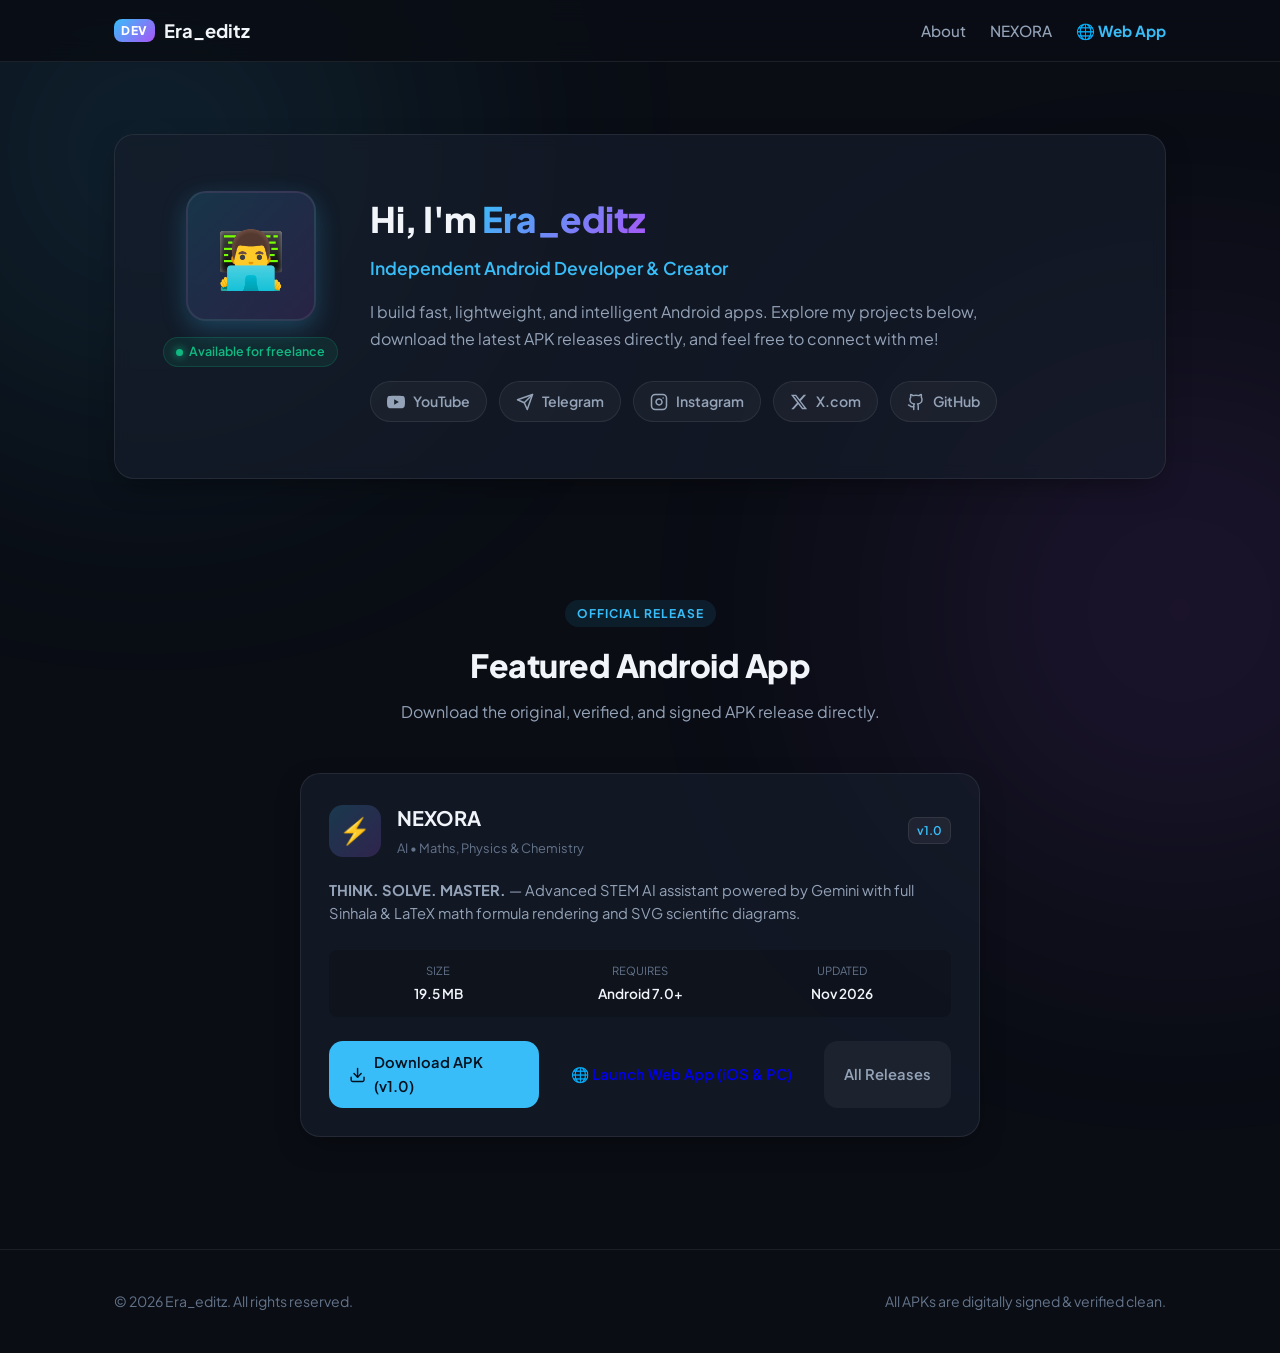
<file: index.html>
<!DOCTYPE html>
<html lang="en">
<head>
  <meta charset="UTF-8" />
  <meta name="viewport" content="width=device-width, initial-scale=1.0" />
  <title>Developer Portfolio & APK Downloads</title>
  <meta name="description" content="Personal portfolio, developer socials, and direct Android APK downloads." />
  <link rel="stylesheet" href="styles.css" />
  <link rel="preconnect" href="https://fonts.googleapis.com">
  <link rel="preconnect" href="https://fonts.gstatic.com" crossorigin>
  <link href="https://fonts.googleapis.com/css2?family=Plus+Jakarta+Sans:wght@400;500;600;700;800&display=swap" rel="stylesheet">
</head>
<body>
  <!-- Background Glow Accents -->
  <div class="bg-glow glow-1"></div>
  <div class="bg-glow glow-2"></div>

  <!-- Header / Navigation -->
  <header class="navbar">
    <div class="container nav-content">
      <a href="#" class="brand-logo">
        <span class="logo-badge">DEV</span>
        <span class="logo-text">Era_editz</span>
      </a>
      <nav class="nav-links">
        <a href="#about">About</a>
        <a href="#apps">NEXORA</a>
        <a href="web/" target="_blank" style="color:var(--primary); font-weight:700;">🌐 Web App</a>
      </nav>
    </div>
  </header>

  <main>
    <!-- Hero / About Me Section -->
    <section id="about" class="section hero-section">
      <div class="container">
        <div class="hero-card">
          <div class="hero-avatar-wrapper">
            <div class="hero-avatar">
              <!-- Replace with your photo URL or image file -->
              <span class="avatar-placeholder">👨‍💻</span>
            </div>
            <span class="status-indicator" title="Open to projects">Available for freelance</span>
          </div>

          <div class="hero-details">
            <h1 class="hero-title">Hi, I'm <span class="highlight-text">Era_editz</span></h1>
            <p class="hero-subtitle">Independent Android Developer & Creator</p>
            <p class="hero-bio">
              I build fast, lightweight, and intelligent Android apps. Explore my projects below, 
              download the latest APK releases directly, and feel free to connect with me!
            </p>

            <!-- Social Links -->
            <div class="social-links">
              <a href="https://youtube.com/@Era_editz_17" target="_blank" rel="noopener noreferrer" class="social-pill" title="YouTube">
                <svg width="18" height="18" viewBox="0 0 24 24" fill="currentColor"><path d="M23.498 6.186a3.016 3.016 0 0 0-2.122-2.136C19.505 3.545 12 3.545 12 3.545s-7.505 0-9.377.505A3.017 3.017 0 0 0 .502 6.186C0 8.07 0 12 0 12s0 3.93.502 5.814a3.016 3.016 0 0 0 2.122 2.136c1.871.505 9.376.505 9.376.505s7.505 0 9.377-.505a3.015 3.015 0 0 0 2.122-2.136C24 15.93 24 12 24 12s0-3.93-.502-5.814zM9.545 15.568V8.432L15.818 12l-6.273 3.568z"/></svg>
                <span>YouTube</span>
              </a>
              <a href="https://t.me/Era_editz_17" target="_blank" rel="noopener noreferrer" class="social-pill" title="Telegram">
                <svg width="18" height="18" viewBox="0 0 24 24" fill="none" stroke="currentColor" stroke-width="2" stroke-linecap="round" stroke-linejoin="round"><line x1="22" y1="2" x2="11" y2="13"></line><polygon points="22 2 15 22 11 13 2 9 22 2"></polygon></svg>
                <span>Telegram</span>
              </a>
              <a href="https://instagram.com/Era_editz_17" target="_blank" rel="noopener noreferrer" class="social-pill" title="Instagram">
                <svg width="18" height="18" viewBox="0 0 24 24" fill="none" stroke="currentColor" stroke-width="2" stroke-linecap="round" stroke-linejoin="round"><rect x="2" y="2" width="20" height="20" rx="5" ry="5"></rect><path d="M16 11.37A4 4 0 1 1 12.63 8 4 4 0 0 1 16 11.37z"></path><line x1="17.5" y1="6.5" x2="17.51" y2="6.5"></line></svg>
                <span>Instagram</span>
              </a>
              <a href="https://x.com/Era_editz_17" target="_blank" rel="noopener noreferrer" class="social-pill" title="X (Twitter)">
                <svg width="18" height="18" viewBox="0 0 24 24" fill="currentColor"><path d="M18.244 2.25h3.308l-7.227 8.26 8.502 11.24H16.17l-5.214-6.817L4.99 21.75H1.68l7.73-8.835L1.254 2.25H8.08l4.713 6.231zm-1.161 17.52h1.833L7.084 4.126H5.117z"/></svg>
                <span>X.com</span>
              </a>
              <a href="https://github.com/Era-Editz-17" target="_blank" rel="noopener noreferrer" class="social-pill" title="GitHub">
                <svg width="18" height="18" viewBox="0 0 24 24" fill="none" stroke="currentColor" stroke-width="2" stroke-linecap="round" stroke-linejoin="round"><path d="M15 22v-4a4.8 4.8 0 0 0-1-3.5c3 0 6-2 6-5.5.08-1.25-.27-2.48-1-3.5.28-1.15.28-2.35 0-3.5 0 0-1 0-3 1.5-2.64-.5-5.36-.5-8 0C6 2 5 2 5 2c-.3 1.15-.3 2.35 0 3.5A5.403 5.403 0 0 0 4 9c0 3.5 3 5.5 6 5.5-.39.49-.68 1.05-.85 1.65-.17.6-.22 1.23-.15 1.85v4"></path><path d="M9 18c-4.51 2-5-2-7-2"></path></svg>
                <span>GitHub</span>
              </a>
            </div>
          </div>
        </div>
      </div>
    </section>

    <!-- APK Showcase Section -->
    <section id="apps" class="section">
      <div class="container">
        <div class="section-header">
          <div class="badge">Official Release</div>
          <h2>Featured Android App</h2>
          <p>Download the original, verified, and signed APK release directly.</p>
        </div>

        <div class="apps-grid">
          <!-- App Card 1: NEXORA -->
          <article class="app-card featured-app">
            <div class="app-card-top">
              <div class="app-icon-box">
                <span class="app-icon-emoji">⚡</span>
              </div>
              <div class="app-main-info">
                <h3 class="app-title">NEXORA</h3>
                <span class="app-category">AI • Maths, Physics & Chemistry</span>
              </div>
              <div class="app-version-badge">v1.0</div>
            </div>

            <p class="app-desc">
              <strong>THINK. SOLVE. MASTER.</strong> — Advanced STEM AI assistant powered by Gemini with full Sinhala & LaTeX math formula rendering and SVG scientific diagrams.
            </p>

            <div class="app-meta-list">
              <div class="meta-item">
                <span class="meta-label">Size</span>
                <span class="meta-val">19.5 MB</span>
              </div>
              <div class="meta-item">
                <span class="meta-label">Requires</span>
                <span class="meta-val">Android 7.0+</span>
              </div>
              <div class="meta-item">
                <span class="meta-label">Updated</span>
                <span class="meta-val">Nov 2026</span>
              </div>
            </div>

            <div class="app-actions">
              <a href="https://github.com/Era-Editz-17/apk-portfolio/releases/latest/download/NEXORA-release-v1.0.apk" class="btn btn-primary download-btn" data-app="NEXORA v1.0" download="NEXORA-release-v1.0.apk">
                <svg width="18" height="18" viewBox="0 0 24 24" fill="none" stroke="currentColor" stroke-width="2" stroke-linecap="round" stroke-linejoin="round"><path d="M21 15v4a2 2 0 0 1-2 2H5a2 2 0 0 1-2-2v-4"></path><polyline points="7 10 12 15 17 10"></polyline><line x1="12" y1="15" x2="12" y2="3"></line></svg>
                <span>Download APK (v1.0)</span>
              </a>
              <a href="web/" target="_blank" class="btn btn-secondary" style="display:inline-flex; align-items:center; gap:6px;">
                <span>🌐 Launch Web App (iOS &amp; PC)</span>
              </a>
              <a href="https://github.com/Era-Editz-17/apk-portfolio/releases" target="_blank" class="btn btn-ghost">All Releases</a>
            </div>
          </article>
        </div>
      </div>
    </section>

  </main>

  <!-- Footer -->
  <footer class="footer">
    <div class="container footer-content">
      <p>© 2026 Era_editz. All rights reserved.</p>
      <div class="footer-disclaimer">
        <span>All APKs are digitally signed & verified clean.</span>
      </div>
    </div>
  </footer>

  <!-- Toast Notification for Downloads/Actions -->
  <div id="toast" class="toast hidden"></div>

  <script src="app.js"></script>
</body>
</html>
</file>
<file: styles.css>
:root {
  --bg-primary: #0a0d14;
  --bg-secondary: #101622;
  --bg-card: rgba(22, 29, 44, 0.7);
  --border-color: rgba(255, 255, 255, 0.08);
  --border-hover: rgba(56, 189, 248, 0.4);
  
  --text-main: #f1f5f9;
  --text-muted: #94a3b8;
  --text-dim: #64748b;
  
  --primary: #38bdf8; /* Cyan accent */
  --primary-hover: #0ea5e9;
  --primary-glow: rgba(56, 189, 248, 0.25);
  
  --accent: #a855f7;  /* Purple accent */
  --success: #10b981;
  --warning: #f59e0b;
  
  --radius-sm: 8px;
  --radius-md: 14px;
  --radius-lg: 20px;
  --radius-full: 9999px;
  
  --shadow-card: 0 10px 30px -10px rgba(0, 0, 0, 0.5);
  --font-family: 'Plus Jakarta Sans', -apple-system, BlinkMacSystemFont, "Segoe UI", Roboto, sans-serif;
}

* {
  box-sizing: border-box;
  margin: 0;
  padding: 0;
}

body {
  font-family: var(--font-family);
  background-color: var(--bg-primary);
  color: var(--text-main);
  line-height: 1.6;
  min-height: 100vh;
  position: relative;
  overflow-x: hidden;
  -webkit-font-smoothing: antialiased;
}

/* Background Ambient Glows */
.bg-glow {
  position: fixed;
  width: 500px;
  height: 500px;
  border-radius: 50%;
  filter: blur(140px);
  z-index: -1;
  pointer-events: none;
  opacity: 0.15;
}
.glow-1 {
  top: -100px;
  left: -100px;
  background: var(--primary);
}
.glow-2 {
  top: 40%;
  right: -150px;
  background: var(--accent);
}

.container {
  width: 100%;
  max-width: 1100px;
  margin: 0 auto;
  padding: 0 1.5rem;
}

/* Navigation */
.navbar {
  position: sticky;
  top: 0;
  background: rgba(10, 13, 20, 0.85);
  backdrop-filter: blur(12px);
  -webkit-backdrop-filter: blur(12px);
  border-bottom: 1px solid var(--border-color);
  z-index: 100;
  padding: 1rem 0;
}
.nav-content {
  display: flex;
  align-items: center;
  justify-content: space-between;
}
.brand-logo {
  display: flex;
  align-items: center;
  gap: 0.6rem;
  text-decoration: none;
  color: var(--text-main);
  font-weight: 700;
  font-size: 1.15rem;
}
.logo-badge {
  background: linear-gradient(135deg, var(--primary), var(--accent));
  color: #fff;
  font-size: 0.75rem;
  font-weight: 800;
  padding: 2px 7px;
  border-radius: var(--radius-sm);
  letter-spacing: 0.5px;
}
.nav-links {
  display: flex;
  align-items: center;
  gap: 1.5rem;
}
.nav-links a {
  text-decoration: none;
  color: var(--text-muted);
  font-size: 0.95rem;
  font-weight: 500;
  transition: color 0.2s ease;
}
.nav-links a:hover {
  color: var(--text-main);
}

/* Hero / About Me */
.section {
  padding: 4.5rem 0 3rem;
}
.hero-card {
  display: flex;
  flex-direction: column;
  align-items: center;
  text-align: center;
  gap: 2rem;
  background: var(--bg-card);
  border: 1px solid var(--border-color);
  border-radius: var(--radius-lg);
  padding: 3rem 2rem;
  box-shadow: var(--shadow-card);
  backdrop-filter: blur(8px);
}
@media (min-width: 768px) {
  .hero-card {
    flex-direction: row;
    text-align: left;
    align-items: flex-start;
    padding: 3.5rem 3rem;
  }
}
.hero-avatar-wrapper {
  display: flex;
  flex-direction: column;
  align-items: center;
  gap: 1rem;
}
.hero-avatar {
  width: 130px;
  height: 130px;
  border-radius: var(--radius-lg);
  background: linear-gradient(135deg, rgba(56, 189, 248, 0.15), rgba(168, 85, 247, 0.15));
  border: 2px solid var(--border-color);
  display: flex;
  align-items: center;
  justify-content: center;
  font-size: 3.5rem;
  box-shadow: 0 8px 24px var(--primary-glow);
}
.status-indicator {
  display: inline-flex;
  align-items: center;
  gap: 6px;
  font-size: 0.78rem;
  font-weight: 600;
  color: var(--success);
  background: rgba(16, 185, 129, 0.1);
  padding: 4px 12px;
  border-radius: var(--radius-full);
  border: 1px solid rgba(16, 185, 129, 0.2);
}
.status-indicator::before {
  content: '';
  width: 7px;
  height: 7px;
  border-radius: 50%;
  background-color: var(--success);
  box-shadow: 0 0 8px var(--success);
}
.hero-details {
  flex: 1;
}
.hero-title {
  font-size: 2.2rem;
  font-weight: 800;
  letter-spacing: -0.5px;
  margin-bottom: 0.4rem;
}
.highlight-text {
  background: linear-gradient(135deg, var(--primary), var(--accent));
  -webkit-background-clip: text;
  -webkit-text-fill-color: transparent;
}
.hero-subtitle {
  font-size: 1.1rem;
  color: var(--primary);
  font-weight: 600;
  margin-bottom: 1rem;
}
.hero-bio {
  color: var(--text-muted);
  font-size: 1rem;
  line-height: 1.7;
  max-width: 680px;
  margin-bottom: 1.8rem;
}

/* Social links pill list */
.social-links {
  display: flex;
  flex-wrap: wrap;
  gap: 0.75rem;
}
.social-pill {
  display: inline-flex;
  align-items: center;
  gap: 8px;
  background: rgba(255, 255, 255, 0.04);
  border: 1px solid var(--border-color);
  color: var(--text-muted);
  text-decoration: none;
  font-size: 0.88rem;
  font-weight: 600;
  padding: 8px 16px;
  border-radius: var(--radius-full);
  transition: all 0.2s ease;
}
.social-pill:hover {
  background: rgba(255, 255, 255, 0.08);
  color: var(--text-main);
  border-color: var(--primary);
  transform: translateY(-2px);
}

/* Ad Placement Banner */
.section-ad {
  padding: 1.5rem 0;
}
.ad-container {
  background: rgba(16, 22, 34, 0.6);
  border: 1px dashed var(--border-color);
  border-radius: var(--radius-md);
  padding: 1.25rem;
  text-align: center;
  position: relative;
}
.ad-label {
  position: absolute;
  top: -10px;
  left: 20px;
  background: var(--bg-primary);
  padding: 0 8px;
  font-size: 0.7rem;
  text-transform: uppercase;
  color: var(--text-dim);
  letter-spacing: 0.5px;
}
.ad-placeholder {
  color: var(--text-muted);
}
.ad-placeholder small {
  color: var(--text-dim);
  display: block;
  margin-top: 4px;
}

/* Section Header */
.section-header {
  text-align: center;
  max-width: 600px;
  margin: 0 auto 3rem;
}
.badge {
  display: inline-block;
  font-size: 0.75rem;
  font-weight: 700;
  text-transform: uppercase;
  letter-spacing: 1px;
  color: var(--primary);
  background: rgba(56, 189, 248, 0.1);
  padding: 4px 12px;
  border-radius: var(--radius-full);
  margin-bottom: 0.8rem;
}
.section-header h2 {
  font-size: 2rem;
  font-weight: 800;
  letter-spacing: -0.5px;
  margin-bottom: 0.5rem;
}
.section-header p {
  color: var(--text-muted);
}

/* APK Cards Grid */
.apps-grid {
  display: flex;
  justify-content: center;
  align-items: center;
  width: 100%;
}
.apps-grid .app-card {
  max-width: 680px;
  width: 100%;
}
.app-card {
  background: var(--bg-card);
  border: 1px solid var(--border-color);
  border-radius: var(--radius-lg);
  padding: 1.75rem;
  box-shadow: var(--shadow-card);
  display: flex;
  flex-direction: column;
  transition: transform 0.2s ease, border-color 0.2s ease;
}
.app-card:hover {
  transform: translateY(-4px);
  border-color: var(--border-hover);
}
.app-card-top {
  display: flex;
  align-items: center;
  gap: 1rem;
  margin-bottom: 1.2rem;
}
.app-icon-box {
  width: 52px;
  height: 52px;
  border-radius: var(--radius-md);
  background: linear-gradient(135deg, rgba(56, 189, 248, 0.2), rgba(168, 85, 247, 0.2));
  display: flex;
  align-items: center;
  justify-content: center;
  font-size: 1.6rem;
}
.app-main-info {
  flex: 1;
}
.app-title {
  font-size: 1.25rem;
  font-weight: 700;
}
.app-category {
  font-size: 0.8rem;
  color: var(--text-dim);
}
.app-version-badge {
  background: rgba(255, 255, 255, 0.06);
  border: 1px solid var(--border-color);
  font-size: 0.75rem;
  font-weight: 600;
  color: var(--primary);
  padding: 3px 8px;
  border-radius: var(--radius-sm);
}
.app-desc {
  color: var(--text-muted);
  font-size: 0.92rem;
  margin-bottom: 1.5rem;
  flex-grow: 1;
  line-height: 1.6;
}
.app-meta-list {
  display: grid;
  grid-template-columns: repeat(3, 1fr);
  gap: 0.5rem;
  background: rgba(0, 0, 0, 0.2);
  padding: 0.75rem;
  border-radius: var(--radius-sm);
  margin-bottom: 1.5rem;
  text-align: center;
}
.meta-label {
  display: block;
  font-size: 0.7rem;
  color: var(--text-dim);
  text-transform: uppercase;
}
.meta-val {
  font-size: 0.85rem;
  font-weight: 600;
  color: var(--text-main);
}
.app-actions {
  display: flex;
  gap: 0.75rem;
}

/* Buttons */
.btn {
  display: inline-flex;
  align-items: center;
  justify-content: center;
  gap: 8px;
  font-family: inherit;
  font-size: 0.92rem;
  font-weight: 600;
  padding: 10px 20px;
  border-radius: var(--radius-md);
  text-decoration: none;
  cursor: pointer;
  border: none;
  transition: all 0.2s ease;
}
.btn-sm {
  padding: 6px 14px;
  font-size: 0.85rem;
}
.btn-primary {
  background: var(--primary);
  color: #04101e;
  flex: 1;
}
.btn-primary:hover {
  background: var(--primary-hover);
  box-shadow: 0 4px 16px var(--primary-glow);
  transform: translateY(-1px);
}
.btn-ghost {
  background: rgba(255, 255, 255, 0.05);
  color: var(--text-muted);
}
.btn-ghost:hover {
  background: rgba(255, 255, 255, 0.1);
  color: var(--text-main);
}
.btn-outline {
  background: transparent;
  border: 1px solid var(--border-color);
  color: var(--text-main);
}
.btn-outline:hover {
  border-color: var(--primary);
  color: var(--primary);
}

/* Support Card */
.support-card {
  background: linear-gradient(135deg, rgba(22, 29, 44, 0.8), rgba(30, 41, 59, 0.5));
  border: 1px solid var(--border-color);
  border-radius: var(--radius-lg);
  padding: 3rem 2rem;
  text-align: center;
  max-width: 800px;
  margin: 0 auto;
}
.support-icon {
  font-size: 3rem;
  margin-bottom: 1rem;
}
.support-card h2 {
  font-size: 1.8rem;
  font-weight: 800;
  margin-bottom: 0.6rem;
}
.support-card p {
  color: var(--text-muted);
  max-width: 580px;
  margin: 0 auto 2rem;
}
.support-buttons {
  display: flex;
  flex-wrap: wrap;
  justify-content: center;
  gap: 1rem;
}
.btn-bmac {
  background: #FFDD00;
  color: #000;
}
.btn-bmac:hover {
  background: #ffea55;
  transform: translateY(-2px);
}
.btn-kofi {
  background: #ff5e5b;
  color: #fff;
}
.btn-kofi:hover {
  background: #ff7674;
  transform: translateY(-2px);
}

/* Crypto Tip Drawer */
.crypto-box {
  margin-top: 2rem;
  padding: 1.5rem;
  background: rgba(0, 0, 0, 0.35);
  border: 1px solid var(--border-color);
  border-radius: var(--radius-md);
  text-align: left;
}
.crypto-box h4 {
  font-size: 0.95rem;
  margin-bottom: 1rem;
  color: var(--primary);
}
.crypto-address-item {
  display: flex;
  align-items: center;
  justify-content: space-between;
  gap: 0.75rem;
  margin-bottom: 0.75rem;
  background: rgba(255, 255, 255, 0.03);
  padding: 8px 12px;
  border-radius: var(--radius-sm);
}
.crypto-coin {
  font-size: 0.85rem;
  font-weight: 600;
  color: var(--text-muted);
  min-width: 130px;
}
.wallet-code {
  font-family: monospace;
  font-size: 0.8rem;
  color: #38bdf8;
  word-break: break-all;
  flex: 1;
}
.copy-btn {
  background: rgba(255, 255, 255, 0.1);
  color: #fff;
  border: none;
  border-radius: var(--radius-sm);
  padding: 4px 10px;
  font-size: 0.75rem;
  cursor: pointer;
}
.copy-btn:hover {
  background: var(--primary);
  color: #000;
}
.hidden {
  display: none !important;
}

/* Footer */
.footer {
  border-top: 1px solid var(--border-color);
  padding: 2.5rem 0;
  margin-top: 4rem;
  color: var(--text-dim);
  font-size: 0.88rem;
}
.footer-content {
  display: flex;
  flex-direction: column;
  align-items: center;
  gap: 0.5rem;
  text-align: center;
}
@media (min-width: 768px) {
  .footer-content {
    flex-direction: row;
    justify-content: space-between;
  }
}

/* Toast */
.toast {
  position: fixed;
  bottom: 2rem;
  right: 2rem;
  background: #1e293b;
  color: #fff;
  border: 1px solid var(--primary);
  box-shadow: 0 10px 25px rgba(0,0,0,0.5);
  padding: 12px 20px;
  border-radius: var(--radius-md);
  font-size: 0.9rem;
  font-weight: 600;
  z-index: 1000;
  animation: fadeIn 0.3s ease;
}
@keyframes fadeIn {
  from { opacity: 0; transform: translateY(10px); }
  to { opacity: 1; transform: translateY(0); }
}
</file>
